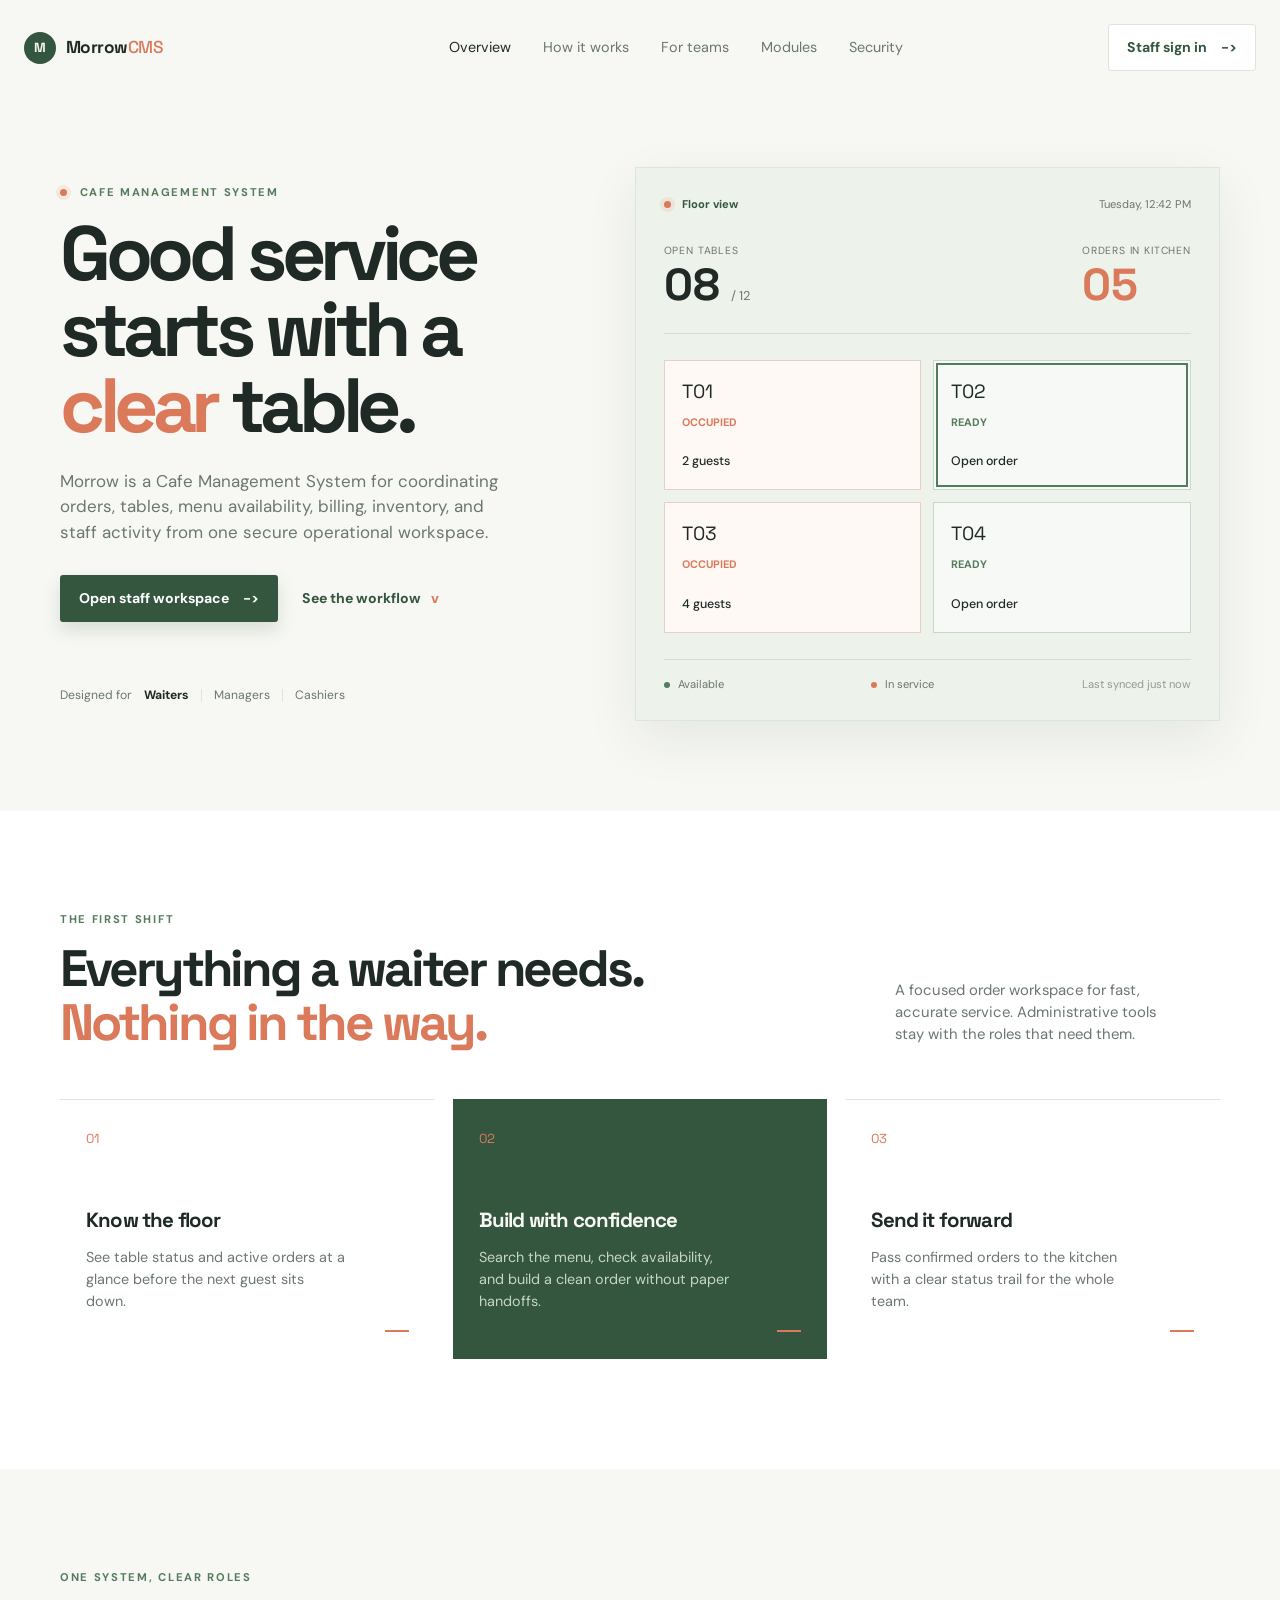
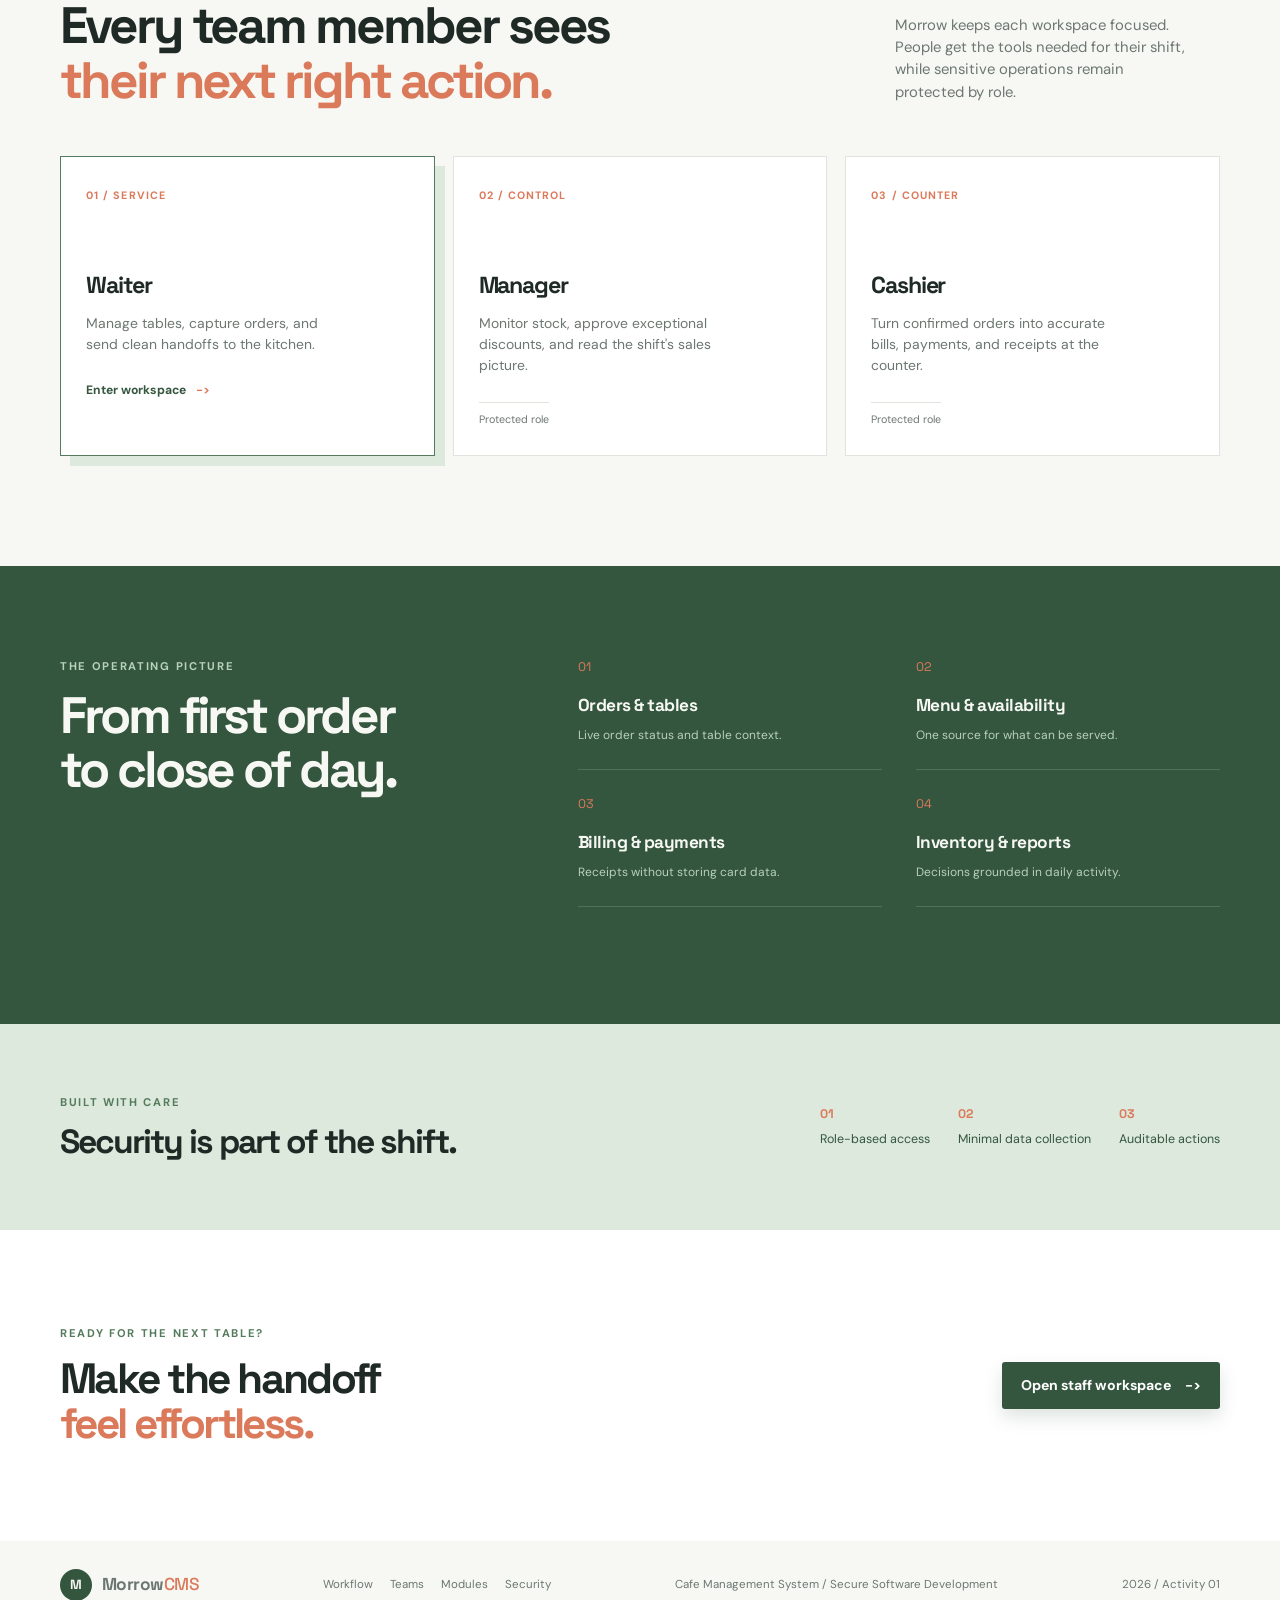
<file: frontend/index.html>
<!doctype html>
<html lang="en">
<head>
  <meta charset="UTF-8">
  <meta name="viewport" content="width=device-width, initial-scale=1.0">
  <meta name="description" content="Morrow Cafe Management System - a secure, simple workspace for cafe teams.">
  <title>Morrow CMS | Cafe operations, made clear</title>
  <link rel="preconnect" href="https://fonts.googleapis.com">
  <link rel="preconnect" href="https://fonts.gstatic.com" crossorigin>
  <link href="https://fonts.googleapis.com/css2?family=DM+Sans:wght@400;500;600;700&family=Space+Grotesk:wght@500;600;700&display=swap" rel="stylesheet">
  <link rel="stylesheet" href="styles.css">
</head>
<body class="landing-page">
  <header class="site-header">
    <a class="brand" href="index.html"><span class="brand-mark">M</span><span>Morrow<span class="brand-muted">CMS</span></span></a>
    <nav class="main-nav" aria-label="Primary navigation">
      <a class="nav-link active" href="index.html">Overview</a>
      <a class="nav-link" href="#how-it-works">How it works</a>
      <a class="nav-link" href="#roles">For teams</a>
      <a class="nav-link" href="#modules">Modules</a>
      <a class="nav-link" href="#security">Security</a>
    </nav>
    <a class="button button-quiet" href="login.html">Staff sign in <span aria-hidden="true">-&gt;</span></a>
  </header>

  <main>
    <section class="hero section-wrap">
      <div class="hero-copy reveal">
        <p class="eyebrow"><span class="status-dot"></span> Cafe Management System</p>
        <h1>Good service starts with a <em>clear</em> table.</h1>
        <p class="hero-text">Morrow is a Cafe Management System for coordinating orders, tables, menu availability, billing, inventory, and staff activity from one secure operational workspace.</p>
        <div class="hero-actions">
          <a class="button button-primary" href="login.html">Open staff workspace <span aria-hidden="true">-&gt;</span></a>
          <a class="text-link" href="#how-it-works">See the workflow <span aria-hidden="true">v</span></a>
        </div>
        <div class="trust-line"><span>Designed for</span><strong>Waiters</strong><span class="divider"></span><span>Managers</span><span class="divider"></span><span>Cashiers</span></div>
      </div>
      <div class="hero-visual reveal reveal-delay" aria-label="Preview of the waiter order workspace">
        <div class="visual-topline"><span class="live-label"><span class="status-dot"></span> Floor view</span><span>Tuesday, 12:42 PM</span></div>
        <div class="floor-summary"><div><span class="small-label">Open tables</span><strong>08 <small>/ 12</small></strong></div><div class="summary-accent"><span class="small-label">Orders in kitchen</span><strong>05</strong></div></div>
        <div class="table-grid">
          <div class="table-card occupied"><span class="table-number">T01</span><span class="table-state">Occupied</span><strong>2 guests</strong></div>
          <div class="table-card open selected-table"><span class="table-number">T02</span><span class="table-state">Ready</span><strong>Open order</strong></div>
          <div class="table-card occupied"><span class="table-number">T03</span><span class="table-state">Occupied</span><strong>4 guests</strong></div>
          <div class="table-card open"><span class="table-number">T04</span><span class="table-state">Ready</span><strong>Open order</strong></div>
        </div>
        <div class="visual-footer"><span><span class="mini-dot green"></span> Available</span><span><span class="mini-dot orange"></span> In service</span><span class="sync-label">Last synced just now</span></div>
      </div>
    </section>

    <section class="feature-band" id="how-it-works">
      <div class="section-wrap section-heading"><div><p class="eyebrow">The first shift</p><h2>Everything a waiter needs.<br><em>Nothing in the way.</em></h2></div><p class="section-intro">A focused order workspace for fast, accurate service. Administrative tools stay with the roles that need them.</p></div>
      <div class="section-wrap feature-grid">
        <article class="feature-card"><span class="feature-index">01</span><h3>Know the floor</h3><p>See table status and active orders at a glance before the next guest sits down.</p><span class="feature-line"></span></article>
        <article class="feature-card feature-card-highlight"><span class="feature-index">02</span><h3>Build with confidence</h3><p>Search the menu, check availability, and build a clean order without paper handoffs.</p><span class="feature-line"></span></article>
        <article class="feature-card"><span class="feature-index">03</span><h3>Send it forward</h3><p>Pass confirmed orders to the kitchen with a clear status trail for the whole team.</p><span class="feature-line"></span></article>
      </div>
    </section>

    <section class="roles-band" id="roles">
      <div class="section-wrap section-heading"><div><p class="eyebrow">One system, clear roles</p><h2>Every team member sees<br><em>their next right action.</em></h2></div><p class="section-intro">Morrow keeps each workspace focused. People get the tools needed for their shift, while sensitive operations remain protected by role.</p></div>
      <div class="section-wrap roles-grid">
        <article class="role-card role-card-primary"><span class="role-number">01 / SERVICE</span><h3>Waiter</h3><p>Manage tables, capture orders, and send clean handoffs to the kitchen.</p><a href="login.html" class="role-link">Enter workspace <span aria-hidden="true">-&gt;</span></a></article>
        <article class="role-card"><span class="role-number">02 / CONTROL</span><h3>Manager</h3><p>Monitor stock, approve exceptional discounts, and read the shift's sales picture.</p><span class="role-lock">Protected role</span></article>
        <article class="role-card"><span class="role-number">03 / COUNTER</span><h3>Cashier</h3><p>Turn confirmed orders into accurate bills, payments, and receipts at the counter.</p><span class="role-lock">Protected role</span></article>
      </div>
    </section>

    <section class="module-strip" id="modules">
      <div class="section-wrap module-inner"><div><p class="eyebrow">The operating picture</p><h2>From first order<br>to close of day.</h2></div><div class="module-list"><div><span>01</span><strong>Orders & tables</strong><p>Live order status and table context.</p></div><div><span>02</span><strong>Menu & availability</strong><p>One source for what can be served.</p></div><div><span>03</span><strong>Billing & payments</strong><p>Receipts without storing card data.</p></div><div><span>04</span><strong>Inventory & reports</strong><p>Decisions grounded in daily activity.</p></div></div></div>
    </section>

    <section class="security-strip" id="security"><div class="section-wrap security-inner"><div><p class="eyebrow">Built with care</p><h2>Security is part of the shift.</h2></div><div class="security-points"><span><strong>01</strong> Role-based access</span><span><strong>02</strong> Minimal data collection</span><span><strong>03</strong> Auditable actions</span></div></div></section>
    <section class="final-cta"><div class="section-wrap final-cta-inner"><div><p class="eyebrow">Ready for the next table?</p><h2>Make the handoff<br><em>feel effortless.</em></h2></div><a class="button button-primary" href="login.html">Open staff workspace <span aria-hidden="true">-&gt;</span></a></div></section>
  </main>

  <footer class="site-footer section-wrap"><a class="brand" href="index.html"><span class="brand-mark">M</span><span>Morrow<span class="brand-muted">CMS</span></span></a><nav class="footer-nav" aria-label="Footer navigation"><a href="#how-it-works">Workflow</a><a href="#roles">Teams</a><a href="#modules">Modules</a><a href="#security">Security</a></nav><span>Cafe Management System / Secure Software Development</span><span>2026 / Activity 01</span></footer>
</body>
</html>
</file>
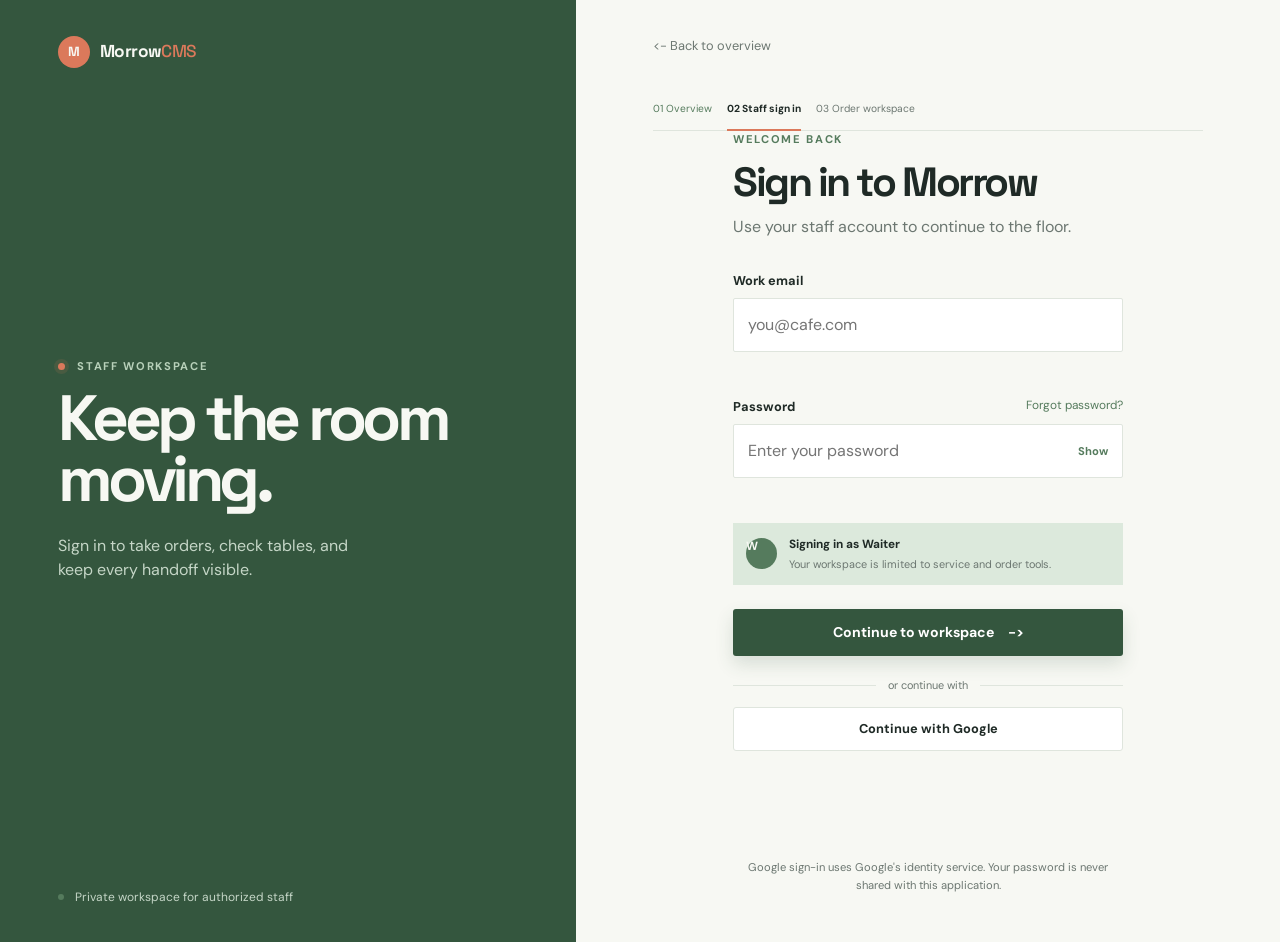
<file: frontend/dashboard.html>
<!doctype html>
<html lang="en">
<head>
  <meta charset="UTF-8">
  <meta name="viewport" content="width=device-width, initial-scale=1.0">
  <meta name="description" content="Morrow waiter order workspace for tables, menu items, and kitchen handoffs.">
  <title>Order Workspace | Morrow CMS</title>
  <link rel="preconnect" href="https://fonts.googleapis.com">
  <link rel="preconnect" href="https://fonts.gstatic.com" crossorigin>
  <link href="https://fonts.googleapis.com/css2?family=DM+Sans:wght@400;500;600;700&family=Space+Grotesk:wght@500;600;700&display=swap" rel="stylesheet">
  <link rel="stylesheet" href="styles.css">
</head>
<body class="workspace-page">
  <div class="workspace-shell">
    <aside class="workspace-sidebar">
      <a class="brand" href="index.html"><span class="brand-mark">M</span><span>Morrow<span class="brand-muted">CMS</span></span></a>
      <div class="sidebar-role"><span class="avatar">MS</span><span><strong>Maria Shah</strong><small>Waiter</small></span><span class="presence-dot"></span></div>
      <nav class="workspace-nav" aria-label="Workspace navigation">
        <a class="workspace-nav-item active" href="dashboard.html"><span class="nav-icon">+</span> Take an order</a>
        <a class="workspace-nav-item muted-nav" href="#"><span class="nav-icon">[]</span> My tables</a>
        <a class="workspace-nav-item muted-nav" href="#"><span class="nav-icon">~</span> Shift notes</a>
      </nav>
      <div class="sidebar-bottom">
        <div class="shift-card"><span class="small-label">Current shift</span><strong>12:00 - 20:00</strong><span><span class="mini-dot green"></span> On floor</span></div>
        <a class="signout-link" id="signout-link" href="index.html">Sign out <span aria-hidden="true">-&gt;</span></a>
      </div>
    </aside>
    <main class="workspace-main">
      <header class="workspace-header">
        <div><p class="eyebrow">Waiter workspace / Tuesday, September 30, 2026</p><h1>Good afternoon, Maria.</h1></div>
        <div class="header-actions"><span class="live-label"><span class="status-dot"></span> Service is live</span><button class="icon-button" type="button" aria-label="Notifications">!</button></div>
      </header>
      <div class="workspace-content">
        <section class="table-section" aria-labelledby="floor-title">
          <div class="content-heading"><div><p class="eyebrow">Your floor</p><h2 id="floor-title">Choose a table</h2></div><span class="muted-text">4 of 12 active</span></div>
          <div class="workspace-tables">
            <button class="floor-table occupied" data-table="T01"><span>T01</span><small>2 guests</small><em>In service</em></button>
            <button class="floor-table selected" data-table="T02"><span>T02</span><small>New table</small><em>Ready</em></button>
            <button class="floor-table occupied" data-table="T03"><span>T03</span><small>4 guests</small><em>In service</em></button>
            <button class="floor-table" data-table="T04"><span>T04</span><small>New table</small><em>Ready</em></button>
          </div>
        </section>
        <section class="order-section" aria-labelledby="order-title">
          <div class="content-heading"><div><p class="eyebrow">New order <span class="order-table-label">/ T02</span></p><h2 id="order-title">Build the order</h2></div><span class="order-status"><span class="mini-dot green"></span> Draft</span></div>
          <div class="order-context">
            <div class="context-field"><span class="context-label">Order type</span><strong>Dine in</strong><small>Table service</small></div>
            <label class="context-field" for="guest-count"><span class="context-label">Guests</span><select id="guest-count"><option>1 guest</option><option selected>2 guests</option><option>3 guests</option><option>4 guests</option><option>5+ guests</option></select><small>Update as the party arrives</small></label>
            <div class="context-field context-security"><span class="mini-dot green"></span><span><strong>Minimal guest data</strong><small>No personal details required</small></span></div>
          </div>
          <div class="order-builder">
            <div class="menu-panel">
              <div class="menu-tools">
                <div class="search-box"><span aria-hidden="true">/</span><input id="menu-search" type="search" placeholder="Search menu" aria-label="Search menu"></div>
                <div class="category-tabs" role="tablist" aria-label="Menu categories"><button class="category-tab active" data-category="All" role="tab">All</button><button class="category-tab" data-category="Coffee" role="tab">Coffee</button><button class="category-tab" data-category="Food" role="tab">Food</button><button class="category-tab" data-category="Cold" role="tab">Cold</button></div>
              </div>
              <div class="menu-list" id="menu-list">
                <button class="menu-item" data-category="Coffee" data-name="Flat White" data-price="4.50"><span class="menu-item-mark coffee-mark">FW</span><span class="menu-item-text"><strong>Flat White</strong><small>Double espresso, steamed milk</small></span><span class="menu-price">$4.50</span></button>
                <button class="menu-item" data-category="Coffee" data-name="Citrus Cold Brew" data-price="5.00"><span class="menu-item-mark cold-mark">CB</span><span class="menu-item-text"><strong>Citrus Cold Brew</strong><small>Cold brew, orange, tonic</small></span><span class="menu-price">$5.00</span></button>
                <button class="menu-item" data-category="Food" data-name="Rosemary Toastie" data-price="8.50"><span class="menu-item-mark food-mark">RT</span><span class="menu-item-text"><strong>Rosemary Toastie</strong><small>Sourdough, cheddar, herbs</small></span><span class="menu-price">$8.50</span></button>
                <button class="menu-item" data-category="Food" data-name="Market Grain Bowl" data-price="11.00"><span class="menu-item-mark food-mark">GB</span><span class="menu-item-text"><strong>Market Grain Bowl</strong><small>Roasted vegetables, tahini</small></span><span class="menu-price">$11.00</span></button>
                <button class="menu-item" data-category="Cold" data-name="House Lemonade" data-price="3.50"><span class="menu-item-mark cold-mark">HL</span><span class="menu-item-text"><strong>House Lemonade</strong><small>Lemon, mint, sparkling water</small></span><span class="menu-price">$3.50</span></button>
                <button class="menu-item unavailable" data-category="Food" data-name="Seasonal Tart" data-price="6.00" disabled><span class="menu-item-mark food-mark">ST</span><span class="menu-item-text"><strong>Seasonal Tart</strong><small>Temporarily unavailable</small></span><span class="menu-price">Sold out</span></button>
              </div>
              <div class="menu-empty" id="menu-empty" hidden><strong>No menu items found</strong><span>Try another search or category.</span></div>
            </div>
            <aside class="order-panel" aria-label="Current order">
              <div class="order-panel-heading"><span>Your order</span><span class="item-count" id="item-count">0 items</span></div>
              <div class="order-items" id="order-items"><div class="empty-order"><span class="empty-icon">+</span><strong>Your order is empty</strong><span>Add an item from the menu to get started.</span></div></div>
              <div class="order-note"><div class="note-heading"><label for="order-note">Kitchen note</label><span id="note-count">0 / 120</span></div><textarea id="order-note" maxlength="120" placeholder="Allergies or preparation details"></textarea></div>
              <div class="order-summary"><div><span>Subtotal</span><strong id="subtotal">$0.00</strong></div><div><span>Service charge <small>5%</small></span><strong id="service-charge">$0.00</strong></div><div class="total-row"><span>Total</span><strong id="order-total">$0.00</strong></div><div class="order-actions"><button class="button button-secondary" id="clear-order" type="button" disabled>Clear</button><button class="button button-primary" id="send-order" type="button" disabled>Send to kitchen <span aria-hidden="true">-&gt;</span></button></div><button class="save-draft" id="save-draft" type="button" disabled>Save draft for later</button><p class="order-helper">Review the order before sending. Kitchen notes are shared with authorized staff.</p></div>
            </aside>
          </div>
        </section>
      </div>
    </main>
  </div>
  <div class="toast" id="toast" role="status" aria-live="polite"></div>
  <div class="confirm-backdrop" id="confirm-modal" hidden>
    <div class="confirm-modal" role="dialog" aria-modal="true" aria-labelledby="confirm-title">
      <span class="confirm-mark">!</span>
      <h2 id="confirm-title">Send this order to the kitchen?</h2>
      <p id="confirm-copy">The kitchen will start preparing the items for this table.</p>
      <div class="confirm-actions"><button class="button button-secondary" id="cancel-send" type="button">Review order</button><button class="button button-primary" id="confirm-send" type="button">Confirm handoff <span aria-hidden="true">-&gt;</span></button></div>
    </div>
  </div>
  <script src="app.js"></script>
</body>
</html>
</file>
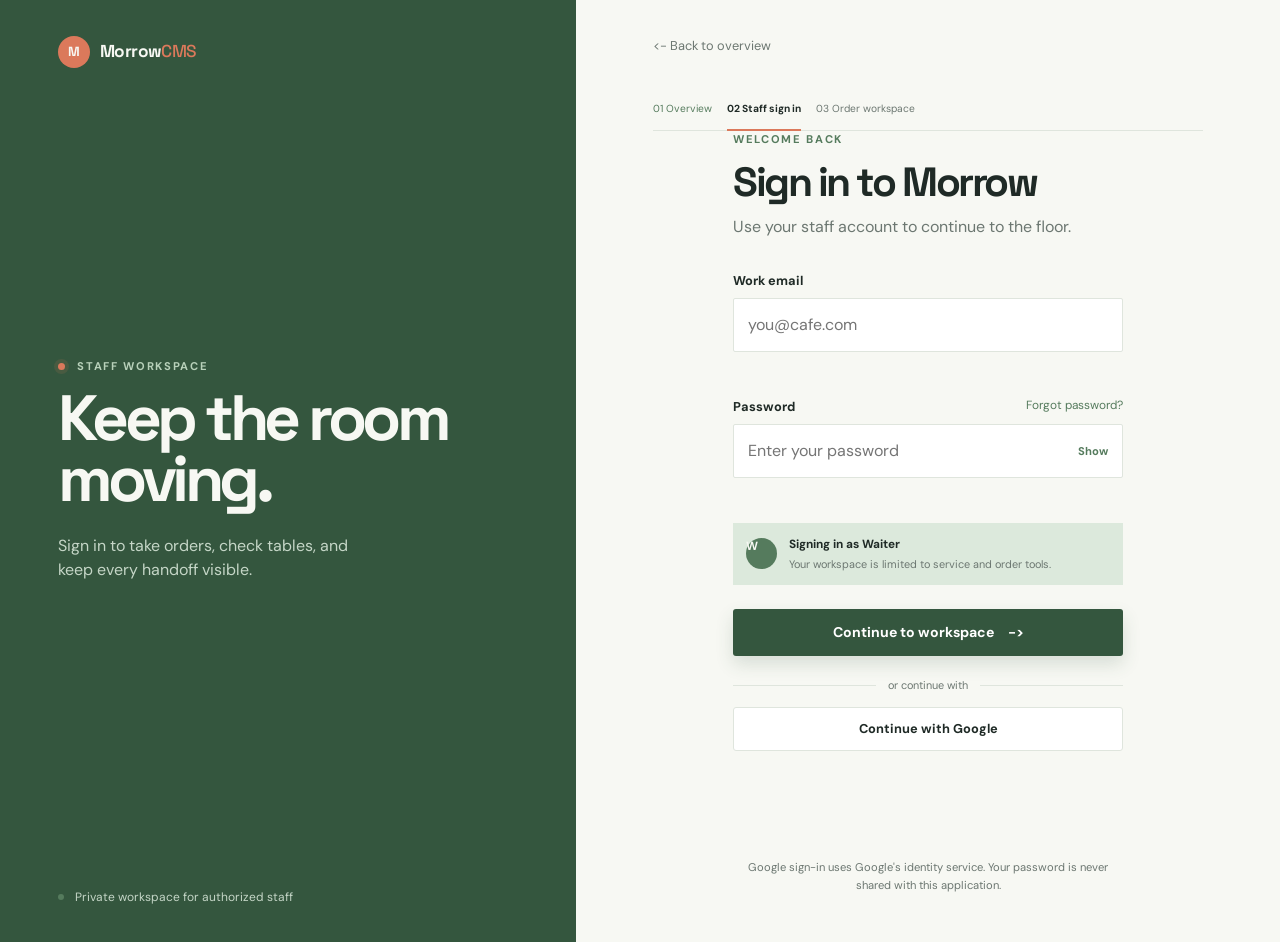
<file: frontend/login.html>
<!doctype html>
<html lang="en">
<head>
  <meta charset="UTF-8">
  <meta name="viewport" content="width=device-width, initial-scale=1.0">
  <meta name="description" content="Sign in to the Morrow Cafe Management System staff workspace.">
  <title>Sign in | Morrow CMS</title>
  <link rel="preconnect" href="https://fonts.googleapis.com">
  <link rel="preconnect" href="https://fonts.gstatic.com" crossorigin>
  <link href="https://fonts.googleapis.com/css2?family=DM+Sans:wght@400;500;600;700&family=Space+Grotesk:wght@500;600;700&display=swap" rel="stylesheet">
  <link rel="stylesheet" href="styles.css">
  <script src="https://accounts.google.com/gsi/client" defer></script>
</head>
<body class="auth-page">
  <main class="auth-layout">
    <section class="auth-aside"><a class="brand" href="index.html"><span class="brand-mark">M</span><span>Morrow<span class="brand-muted">CMS</span></span></a><div class="aside-message"><p class="eyebrow"><span class="status-dot"></span> Staff workspace</p><h1>Keep the room moving.</h1><p>Sign in to take orders, check tables, and keep every handoff visible.</p></div><div class="aside-note"><span class="mini-dot green"></span><span>Private workspace for authorized staff</span></div></section>
    <section class="auth-panel"><a class="back-link" href="index.html"><span aria-hidden="true">&lt;-</span> Back to overview</a><nav class="auth-progress" aria-label="Sign-in progress"><span class="complete">01 Overview</span><span class="active">02 Staff sign in</span><span>03 Order workspace</span></nav><div class="auth-form-wrap"><div class="form-heading"><p class="eyebrow">Welcome back</p><h2>Sign in to Morrow</h2><p>Use your staff account to continue to the floor.</p></div><form id="login-form" novalidate><div class="field-group"><label for="email">Work email</label><input id="email" name="email" type="email" autocomplete="username" placeholder="you@cafe.com" required><span class="field-error" id="email-error"></span></div><div class="field-group"><div class="label-row"><label for="password">Password</label><a href="#" class="small-link" id="forgot-link">Forgot password?</a></div><div class="password-wrap"><input id="password" name="password" type="password" autocomplete="current-password" placeholder="Enter your password" minlength="6" required><button type="button" class="password-toggle" id="password-toggle" aria-label="Show password">Show</button></div><span class="field-error" id="password-error"></span></div><div class="role-note"><span class="role-icon">W</span><div><strong>Signing in as Waiter</strong><span>Your workspace is limited to service and order tools.</span></div></div><button class="button button-primary button-full" type="submit">Continue to workspace <span aria-hidden="true">-&gt;</span></button><div class="auth-divider"><span>or continue with</span></div><div id="google-signin" class="google-signin"></div><p class="form-status" id="login-status" role="status" aria-live="polite"></p><p class="form-status" id="google-status" role="status" aria-live="polite"></p></form><p class="auth-footnote">Google sign-in uses Google's identity service. Your password is never shared with this application.</p></div></section>
  </main>
  <script src="config.js"></script>
  <script src="app.js"></script>
</body>
</html>
</file>
<file: frontend/styles.css>
:root {
  --ink: #1f2a26;
  --muted: #6c7771;
  --paper: #f7f8f3;
  --white: #ffffff;
  --line: #dfe5dd;
  --leaf: #557b5d;
  --leaf-dark: #34563e;
  --sage: #dce9dc;
  --coral: #db795b;
  --amber: #e5b35e;
  --shadow: 0 18px 50px rgba(31, 42, 38, 0.08);
}
* { box-sizing: border-box; }
html { scroll-behavior: smooth; }
body { margin: 0; color: var(--ink); background: var(--paper); font-family: "DM Sans", sans-serif; line-height: 1.5; }
a { color: inherit; text-decoration: none; }
button, input { font: inherit; }
button { cursor: pointer; }
.brand { display: inline-flex; align-items: center; gap: 10px; font-family: "Space Grotesk", sans-serif; font-size: 1.08rem; font-weight: 700; letter-spacing: -0.03em; }
.brand-mark { display: grid; place-items: center; width: 32px; height: 32px; color: var(--paper); background: var(--leaf-dark); border-radius: 50%; font-size: 0.83rem; }
.brand-muted { color: var(--coral); font-weight: 500; }
.section-wrap { width: min(1160px, calc(100% - 48px)); margin: 0 auto; }
.site-header { display: flex; align-items: center; justify-content: space-between; width: min(1280px, calc(100% - 48px)); margin: 0 auto; padding: 24px 0; }
.main-nav { display: flex; gap: 32px; margin-left: 80px; }
.nav-link { color: var(--muted); font-size: 0.9rem; transition: color 0.2s ease; }
.nav-link:hover, .nav-link.active { color: var(--ink); }
.button { display: inline-flex; align-items: center; justify-content: center; gap: 14px; border: 1px solid transparent; border-radius: 3px; padding: 12px 18px; font-size: 0.88rem; font-weight: 700; transition: transform 0.2s ease, background 0.2s ease, box-shadow 0.2s ease; }
.button:hover { transform: translateY(-2px); }
.button-primary { color: #fff; background: var(--leaf-dark); box-shadow: 0 8px 18px rgba(52, 86, 62, 0.16); }
.button-primary:hover { background: var(--leaf); }
.button-quiet { color: var(--leaf-dark); border-color: var(--line); background: var(--white); }
.button-full { width: 100%; }
.eyebrow { margin: 0 0 14px; color: var(--leaf); font-size: 0.7rem; font-weight: 700; letter-spacing: 0.15em; text-transform: uppercase; }
.status-dot { display: inline-block; width: 7px; height: 7px; margin-right: 8px; border-radius: 50%; background: var(--coral); box-shadow: 0 0 0 4px rgba(219, 121, 91, 0.12); }
.hero { display: grid; grid-template-columns: 0.92fr 1.08fr; gap: 76px; align-items: center; min-height: 650px; padding: 72px 0 90px; }
.hero h1 { max-width: 600px; margin: 0; font-family: "Space Grotesk", sans-serif; font-size: clamp(3.4rem, 6vw, 5.7rem); line-height: 0.99; letter-spacing: -0.07em; }
.hero h1 em, h2 em { color: var(--coral); font-style: normal; }
.hero-text { max-width: 440px; margin: 26px 0 30px; color: var(--muted); font-size: 1.06rem; }
.hero-actions { display: flex; align-items: center; gap: 24px; }
.text-link { color: var(--leaf-dark); font-size: 0.88rem; font-weight: 700; }
.text-link span { display: inline-block; margin-left: 7px; color: var(--coral); }
.trust-line { display: flex; align-items: center; gap: 12px; margin-top: 64px; color: var(--muted); font-size: 0.76rem; }
.trust-line strong { color: var(--ink); }
.divider { width: 1px; height: 13px; background: var(--line); }
.hero-visual { padding: 28px; background: #edf2ea; border: 1px solid #dce6d9; box-shadow: var(--shadow); transform: rotate(1.5deg); }
.visual-topline, .visual-footer, .floor-summary { display: flex; align-items: center; justify-content: space-between; }
.visual-topline, .visual-footer { color: var(--muted); font-size: 0.7rem; }
.live-label { color: var(--leaf-dark); font-weight: 700; }
.floor-summary { padding: 30px 0 26px; border-bottom: 1px solid #d4dfd1; }
.floor-summary strong { display: block; margin-top: 4px; font-family: "Space Grotesk", sans-serif; font-size: 2.8rem; line-height: 1; }
.floor-summary strong small { color: var(--muted); font-family: "DM Sans", sans-serif; font-size: 0.8rem; font-weight: 400; }
.summary-accent { color: var(--coral); }
.small-label { display: block; color: var(--muted); font-size: 0.65rem; letter-spacing: 0.08em; text-transform: uppercase; }
.table-grid { display: grid; grid-template-columns: repeat(2, 1fr); gap: 12px; padding: 26px 0; }
.table-card { min-height: 118px; padding: 17px; border: 1px solid #cad8c8; background: rgba(255,255,255,0.55); }
.table-card.occupied { border-color: #e9cfc3; background: #fff9f5; }
.table-card.selected-table { outline: 2px solid var(--leaf); outline-offset: -5px; }
.table-number { display: block; font-family: "Space Grotesk", sans-serif; font-size: 1.2rem; }
.table-state { display: block; margin: 7px 0 18px; color: var(--leaf); font-size: 0.68rem; font-weight: 700; text-transform: uppercase; }
.occupied .table-state { color: var(--coral); }
.table-card strong { font-size: 0.78rem; font-weight: 500; }
.visual-footer { padding-top: 16px; border-top: 1px solid #d4dfd1; }
.mini-dot { display: inline-block; width: 6px; height: 6px; margin-right: 5px; border-radius: 50%; background: var(--coral); }
.mini-dot.green { background: var(--leaf); }
.sync-label { opacity: 0.7; }
.feature-band { padding: 100px 0 110px; background: #fff; }
.section-heading { display: flex; align-items: end; justify-content: space-between; margin-bottom: 48px; }
h2 { margin: 0; font-family: "Space Grotesk", sans-serif; font-size: clamp(2.25rem, 4vw, 3.65rem); line-height: 1.06; letter-spacing: -0.06em; }
.section-intro { max-width: 290px; margin: 0 3% 5px 40px; color: var(--muted); font-size: 0.93rem; }
.feature-grid { display: grid; grid-template-columns: repeat(3, 1fr); gap: 18px; }
.feature-card { min-height: 260px; padding: 26px; border-top: 1px solid var(--line); position: relative; }
.feature-card-highlight { color: var(--paper); background: var(--leaf-dark); border-color: var(--leaf-dark); }
.feature-index { color: var(--coral); font-family: "Space Grotesk", sans-serif; font-size: 0.82rem; }
.feature-card h3 { margin: 55px 0 12px; font-family: "Space Grotesk", sans-serif; font-size: 1.28rem; letter-spacing: -0.04em; }
.feature-card p { max-width: 260px; margin: 0; color: var(--muted); font-size: 0.9rem; }
.feature-card-highlight p { color: #c5d6c7; }
.feature-line { position: absolute; right: 26px; bottom: 27px; width: 24px; height: 2px; background: var(--coral); }
.roles-band { padding: 100px 0 110px; background: var(--paper); }
.roles-grid { display: grid; grid-template-columns: repeat(3, 1fr); gap: 18px; }
.role-card { min-height: 285px; padding: 25px; border: 1px solid var(--line); background: var(--white); }
.role-card-primary { border-color: var(--leaf); box-shadow: 10px 10px 0 var(--sage); }
.role-number { color: var(--coral); font-size: 0.67rem; font-weight: 700; letter-spacing: 0.1em; }
.role-card h3 { margin: 62px 0 10px; font-family: "Space Grotesk", sans-serif; font-size: 1.45rem; letter-spacing: -0.05em; }
.role-card p { max-width: 255px; margin: 0; color: var(--muted); font-size: 0.87rem; }
.role-link { display: inline-flex; gap: 10px; margin-top: 26px; color: var(--leaf-dark); font-size: 0.76rem; font-weight: 700; }
.role-link span { color: var(--coral); }
.role-lock { display: inline-block; margin-top: 27px; padding-top: 8px; border-top: 1px solid var(--line); color: var(--muted); font-size: 0.67rem; }
.module-strip { padding: 92px 0; color: var(--paper); background: var(--leaf-dark); }
.module-inner { display: grid; grid-template-columns: 0.8fr 1.2fr; gap: 90px; align-items: start; }
.module-inner .eyebrow { color: #b8d1ba; }
.module-list { display: grid; grid-template-columns: repeat(2, 1fr); gap: 0 34px; }
.module-list > div { padding: 0 0 25px; margin-bottom: 25px; border-bottom: 1px solid rgba(255,255,255,0.15); }
.module-list span { display: block; margin-bottom: 16px; color: var(--coral); font-family: "Space Grotesk", sans-serif; font-size: 0.78rem; }
.module-list strong { font-family: "Space Grotesk", sans-serif; font-size: 1.08rem; letter-spacing: -0.03em; }
.module-list p { margin: 7px 0 0; color: #b8d1ba; font-size: 0.75rem; }
.security-strip { padding: 70px 0; background: var(--sage); }
.security-inner { display: flex; align-items: center; justify-content: space-between; }
.security-inner h2 { font-size: 2.1rem; }
.security-points { display: flex; gap: 28px; color: var(--leaf-dark); font-size: 0.78rem; }
.security-points strong { display: block; margin-bottom: 6px; color: var(--coral); font-family: "Space Grotesk", sans-serif; }
.final-cta { padding: 95px 0; background: #fff; }
.final-cta-inner { display: flex; align-items: center; justify-content: space-between; }
.final-cta h2 { font-size: 2.65rem; }
.site-footer { display: flex; align-items: center; justify-content: space-between; gap: 20px; padding: 28px 0; color: var(--muted); font-size: 0.72rem; }
.footer-nav { display: flex; gap: 17px; }
.footer-nav a:hover { color: var(--ink); }
.reveal { animation: reveal 0.8s ease both; }
.reveal-delay { animation-delay: 0.16s; }
@keyframes reveal { from { opacity: 0; transform: translateY(15px); } to { opacity: 1; transform: translateY(0); } }
.auth-page { min-height: 100vh; background: var(--paper); }
.auth-layout { display: grid; grid-template-columns: 0.9fr 1.1fr; min-height: 100vh; }
.auth-aside { display: flex; flex-direction: column; padding: 36px 10%; color: var(--paper); background: var(--leaf-dark); }
.auth-aside .brand { color: var(--paper); }
.auth-aside .brand-mark { background: var(--coral); }
.aside-message { max-width: 390px; margin: auto 0; }
.aside-message .eyebrow { color: #b8d1ba; }
.aside-message h1 { margin: 0; font-family: "Space Grotesk", sans-serif; font-size: clamp(3.1rem, 5vw, 5.1rem); line-height: 0.95; letter-spacing: -0.07em; }
.aside-message p:last-child { max-width: 300px; margin-top: 24px; color: #c5d6c7; }
.aside-note { display: flex; align-items: center; gap: 6px; color: #c5d6c7; font-size: 0.75rem; }
.auth-panel { display: flex; flex-direction: column; padding: 36px 11%; }
.back-link { align-self: flex-start; color: var(--muted); font-size: 0.8rem; }
.auth-progress { display: flex; gap: 15px; margin: 46px 0 0; padding-bottom: 13px; border-bottom: 1px solid var(--line); color: var(--muted); font-size: 0.64rem; }
.auth-progress span { position: relative; }
.auth-progress .complete { color: var(--leaf); }
.auth-progress .active { color: var(--ink); font-weight: 700; }
.auth-progress .active::after { position: absolute; right: 0; bottom: -14px; left: 0; height: 2px; content: ""; background: var(--coral); }
.auth-form-wrap { width: min(390px, 100%); margin: auto; }
.form-heading { margin-bottom: 32px; }
.form-heading h2 { font-size: 2.55rem; }
.form-heading p:last-child { margin: 10px 0 0; color: var(--muted); }
.field-group { margin-bottom: 22px; }
.field-group label { display: block; margin-bottom: 8px; font-size: 0.8rem; font-weight: 700; }
.label-row { display: flex; justify-content: space-between; }
.small-link { color: var(--leaf); font-size: 0.74rem; }
.field-group input { width: 100%; border: 1px solid var(--line); border-radius: 2px; outline: 0; padding: 14px; color: var(--ink); background: var(--white); transition: border 0.2s ease, box-shadow 0.2s ease; }
.field-group input:focus { border-color: var(--leaf); box-shadow: 0 0 0 3px rgba(85,123,93,0.12); }
.field-group input.invalid { border-color: var(--coral); }
.password-wrap { position: relative; }
.password-wrap input { padding-right: 65px; }
.password-toggle { position: absolute; top: 50%; right: 12px; border: 0; padding: 3px; color: var(--leaf); background: transparent; font-size: 0.7rem; font-weight: 700; transform: translateY(-50%); }
.field-error { display: block; min-height: 18px; margin-top: 5px; color: var(--coral); font-size: 0.7rem; }
.role-note { display: flex; gap: 12px; align-items: center; margin: 8px 0 24px; padding: 13px; background: var(--sage); }
.role-icon { display: grid; place-items: center; width: 31px; height: 31px; color: var(--paper); background: var(--leaf); border-radius: 50%; font-size: 0.72rem; font-weight: 700; }
.role-note strong, .role-note span { display: block; font-size: 0.74rem; }
.role-note span:last-child { margin-top: 2px; color: var(--muted); font-size: 0.68rem; }
.form-status { min-height: 22px; margin: 14px 0 0; color: var(--leaf-dark); font-size: 0.8rem; text-align: center; }
.form-status.error { color: var(--coral); }
.auth-divider { display: flex; align-items: center; gap: 12px; margin: 21px 0 14px; color: var(--muted); font-size: 0.68rem; }
.auth-divider::before, .auth-divider::after { content: ""; flex: 1; height: 1px; background: var(--line); }
.google-signin { display: flex; justify-content: center; min-height: 40px; }
.google-fallback { width: 100%; border: 1px solid var(--line); border-radius: 3px; padding: 11px; color: var(--ink); background: var(--white); font-size: 0.8rem; font-weight: 700; }
.google-fallback:hover { border-color: var(--leaf); background: #f6faf4; }
.auth-footnote { margin-top: 36px; color: var(--muted); font-size: 0.7rem; line-height: 1.6; text-align: center; }
.workspace-page { min-height: 100vh; background: #f3f6f1; }
.workspace-shell { display: grid; grid-template-columns: 235px 1fr; min-height: 100vh; }
.workspace-sidebar { display: flex; flex-direction: column; padding: 27px 20px; background: var(--leaf-dark); color: var(--paper); }
.workspace-sidebar .brand { margin: 0 10px; }
.workspace-sidebar .brand-mark { background: var(--coral); }
.sidebar-role { display: flex; align-items: center; gap: 9px; margin: 68px 10px 38px; }
.avatar { display: grid; place-items: center; width: 34px; height: 34px; border-radius: 50%; color: var(--leaf-dark); background: #bdd4bf; font-size: 0.68rem; font-weight: 700; }
.sidebar-role strong, .sidebar-role small { display: block; }
.sidebar-role strong { font-size: 0.73rem; }
.sidebar-role small { margin-top: 2px; color: #b8d1ba; font-size: 0.67rem; }
.presence-dot { width: 6px; height: 6px; margin-left: auto; border-radius: 50%; background: #88c98f; }
.workspace-nav { display: grid; gap: 8px; }
.workspace-nav-item { display: flex; align-items: center; gap: 13px; padding: 12px 10px; border-radius: 2px; color: #b8d1ba; font-size: 0.78rem; }
.workspace-nav-item.active { color: var(--paper); background: rgba(255,255,255,0.1); }
.muted-nav { opacity: 0.72; }
.nav-icon { width: 18px; color: var(--coral); font-family: "Space Grotesk", sans-serif; font-size: 1.1rem; text-align: center; }
.sidebar-bottom { margin-top: auto; }
.shift-card { margin: 0 0 27px; padding: 17px; border: 1px solid rgba(255,255,255,0.13); }
.shift-card strong { display: block; margin: 7px 0 13px; font-family: "Space Grotesk", sans-serif; font-size: 0.9rem; }
.shift-card > span:last-child { color: #b8d1ba; font-size: 0.68rem; }
.signout-link { display: flex; justify-content: space-between; padding: 0 10px; color: #b8d1ba; font-size: 0.75rem; }
.workspace-main { min-width: 0; }
.workspace-header { display: flex; align-items: end; justify-content: space-between; padding: 40px 5% 30px; border-bottom: 1px solid var(--line); background: var(--paper); }
.workspace-header h1 { margin: 0; font-family: "Space Grotesk", sans-serif; font-size: 2.1rem; letter-spacing: -0.06em; }
.header-actions { display: flex; align-items: center; gap: 20px; }
.icon-button { width: 31px; height: 31px; border: 1px solid var(--line); border-radius: 50%; color: var(--leaf-dark); background: var(--white); font-weight: 700; }
.workspace-content { width: min(1230px, 90%); margin: 0 auto; padding: 36px 0 60px; }
.content-heading { display: flex; align-items: end; justify-content: space-between; margin-bottom: 20px; }
.content-heading h2 { font-size: 1.7rem; }
.muted-text { color: var(--muted); font-size: 0.75rem; }
.workspace-tables { display: grid; grid-template-columns: repeat(4, 1fr); gap: 12px; margin-bottom: 52px; }
.floor-table { display: flex; flex-direction: column; align-items: flex-start; min-height: 122px; padding: 17px; border: 1px solid #c8d9c8; border-radius: 2px; color: var(--ink); background: var(--white); text-align: left; transition: border 0.2s ease, transform 0.2s ease; }
.floor-table:hover { transform: translateY(-2px); border-color: var(--leaf); }
.floor-table.selected { border: 2px solid var(--leaf); background: #eff6ed; }
.floor-table.occupied { border-color: #e6cbc0; background: #fff9f6; }
.floor-table span { font-family: "Space Grotesk", sans-serif; font-size: 1.18rem; }
.floor-table small { margin-top: 16px; color: var(--muted); font-size: 0.72rem; }
.floor-table em { margin-top: 5px; color: var(--leaf); font-size: 0.65rem; font-style: normal; font-weight: 700; text-transform: uppercase; }
.floor-table.occupied em { color: var(--coral); }
.order-table-label { color: var(--coral); }
.order-status { color: var(--muted); font-size: 0.72rem; }
.order-context { display: grid; grid-template-columns: 1fr 1fr 1.35fr; gap: 1px; margin-bottom: 18px; border: 1px solid var(--line); background: var(--line); }
.context-field { min-height: 79px; padding: 14px 16px; background: var(--white); }
.context-field strong, .context-field small { display: block; }
.context-field strong { margin-top: 6px; font-size: 0.77rem; }
.context-field small { margin-top: 4px; color: var(--muted); font-size: 0.63rem; }
.context-label { color: var(--muted); font-size: 0.64rem; letter-spacing: 0.08em; text-transform: uppercase; }
.context-field select { display: block; margin-top: 5px; border: 0; outline: 0; color: var(--ink); background: transparent; font-size: 0.77rem; font-weight: 700; }
.context-security { display: flex; align-items: center; gap: 6px; }
.context-security strong { margin-top: 0; }
.context-security small { margin-top: 3px; }
.order-builder { display: grid; grid-template-columns: 1fr 320px; gap: 18px; align-items: start; }
.menu-panel, .order-panel { border: 1px solid var(--line); background: var(--white); }
.menu-tools { padding: 17px; border-bottom: 1px solid var(--line); }
.search-box { display: flex; align-items: center; gap: 10px; border: 1px solid var(--line); padding: 0 12px; color: var(--muted); }
.search-box input { width: 100%; border: 0; outline: 0; padding: 11px 0; color: var(--ink); background: transparent; font-size: 0.8rem; }
.category-tabs { display: flex; gap: 18px; margin-top: 18px; }
.category-tab { border: 0; padding: 0 0 7px; color: var(--muted); background: transparent; font-size: 0.72rem; }
.category-tab.active { color: var(--leaf-dark); border-bottom: 2px solid var(--coral); font-weight: 700; }
.menu-list { display: grid; grid-template-columns: repeat(2, 1fr); gap: 1px; background: var(--line); }
.menu-empty { display: flex; flex-direction: column; align-items: center; justify-content: center; min-height: 155px; padding: 20px; color: var(--muted); background: var(--white); text-align: center; }
.menu-empty strong { color: var(--ink); font-size: 0.78rem; }
.menu-empty span { margin-top: 5px; font-size: 0.68rem; }
.menu-item { display: flex; align-items: center; gap: 11px; min-width: 0; border: 0; padding: 15px; color: var(--ink); background: var(--white); text-align: left; }
.menu-item:hover:not(:disabled) { background: #f5f9f3; }
.menu-item:disabled { cursor: not-allowed; opacity: 0.5; }
.menu-item-mark { display: grid; place-items: center; flex: 0 0 auto; width: 35px; height: 35px; color: var(--leaf-dark); background: var(--sage); border-radius: 50%; font-size: 0.62rem; font-weight: 700; }
.cold-mark { color: #7b6652; background: #f0e4cd; }
.food-mark { color: #9d5f4b; background: #f6ddd3; }
.menu-item-text { min-width: 0; }
.menu-item-text strong, .menu-item-text small { display: block; overflow: hidden; text-overflow: ellipsis; white-space: nowrap; }
.menu-item-text strong { font-size: 0.75rem; }
.menu-item-text small { margin-top: 3px; color: var(--muted); font-size: 0.63rem; }
.menu-price { margin-left: auto; color: var(--leaf-dark); font-size: 0.7rem; font-weight: 700; white-space: nowrap; }
.order-panel-heading { display: flex; justify-content: space-between; padding: 17px; border-bottom: 1px solid var(--line); font-size: 0.78rem; font-weight: 700; }
.item-count { color: var(--muted); font-size: 0.68rem; font-weight: 400; }
.order-items { min-height: 185px; max-height: 270px; overflow: auto; padding: 12px 17px; }
.empty-order { display: flex; flex-direction: column; align-items: center; justify-content: center; min-height: 160px; color: var(--muted); text-align: center; }
.empty-icon { display: grid; place-items: center; width: 34px; height: 34px; margin-bottom: 12px; border: 1px dashed var(--leaf); color: var(--leaf); border-radius: 50%; font-size: 1.2rem; }
.empty-order strong { color: var(--ink); font-size: 0.75rem; }
.empty-order span:last-child { max-width: 150px; margin-top: 4px; font-size: 0.65rem; }
.order-line { display: grid; grid-template-columns: 1fr auto; gap: 5px; padding: 11px 0; border-bottom: 1px solid #edf0eb; }
.order-line-main { min-width: 0; }
.order-line strong, .order-line small { display: block; }
.order-line strong { overflow: hidden; text-overflow: ellipsis; white-space: nowrap; font-size: 0.72rem; }
.order-line small { margin-top: 3px; color: var(--muted); font-size: 0.64rem; }
.order-line-price { font-size: 0.72rem; }
.quantity-control { display: flex; align-items: center; gap: 8px; margin-top: 7px; }
.quantity-control button { display: grid; place-items: center; width: 20px; height: 20px; border: 1px solid var(--line); color: var(--leaf-dark); background: var(--paper); font-size: 0.8rem; }
.quantity-control span { min-width: 12px; color: var(--muted); font-size: 0.65rem; text-align: center; }
.remove-item { border: 0; padding: 0; color: var(--coral); background: transparent; font-size: 0.63rem; }
.order-note { padding: 13px 17px; border-top: 1px solid var(--line); }
.note-heading { display: flex; justify-content: space-between; margin-bottom: 7px; color: var(--muted); font-size: 0.65rem; }
.note-heading label { color: var(--ink); font-size: 0.7rem; font-weight: 700; }
.order-note textarea { display: block; width: 100%; min-height: 53px; resize: vertical; border: 1px solid var(--line); outline: 0; padding: 9px; color: var(--ink); background: var(--paper); font-size: 0.68rem; }
.order-note textarea:focus { border-color: var(--leaf); box-shadow: 0 0 0 3px rgba(85,123,93,0.1); }
.order-summary { padding: 17px; border-top: 1px solid var(--line); }
.order-summary > div { display: flex; justify-content: space-between; margin-bottom: 8px; color: var(--muted); font-size: 0.7rem; }
.order-summary > div strong { color: var(--ink); font-weight: 600; }
.order-summary small { color: var(--leaf); }
.order-summary .total-row { margin: 17px 0; padding-top: 14px; border-top: 1px solid var(--line); color: var(--ink); font-size: 0.85rem; }
.order-summary .total-row strong { font-family: "Space Grotesk", sans-serif; font-size: 1.15rem; }
.order-summary .button:disabled { cursor: not-allowed; opacity: 0.45; transform: none; }
.order-actions { display: grid; grid-template-columns: 76px 1fr; gap: 8px; margin-top: 17px; }
.button-secondary { border-color: var(--line); color: var(--leaf-dark); background: var(--paper); }
.button-secondary:hover { background: var(--sage); }
.save-draft { width: 100%; margin-top: 9px; border: 0; padding: 5px; color: var(--leaf); background: transparent; font-size: 0.68rem; font-weight: 700; }
.save-draft:disabled { cursor: not-allowed; color: var(--muted); opacity: 0.55; }
.order-helper { margin: 10px 0 0; color: var(--muted); font-size: 0.63rem; text-align: center; }
.toast { position: fixed; right: 24px; bottom: 24px; z-index: 3; max-width: 310px; padding: 14px 17px; color: #fff; background: var(--leaf-dark); box-shadow: var(--shadow); font-size: 0.76rem; opacity: 0; pointer-events: none; transform: translateY(10px); transition: opacity 0.25s ease, transform 0.25s ease; }
.toast.show { opacity: 1; transform: translateY(0); }
.confirm-backdrop { position: fixed; inset: 0; z-index: 4; display: grid; place-items: center; padding: 24px; background: rgba(31, 42, 38, 0.38); }
.confirm-backdrop[hidden] { display: none; }
.confirm-modal { width: min(420px, 100%); padding: 27px; border: 1px solid var(--line); background: var(--white); box-shadow: 0 22px 65px rgba(31,42,38,0.2); }
.confirm-mark { display: grid; place-items: center; width: 32px; height: 32px; color: var(--paper); background: var(--coral); border-radius: 50%; font-weight: 700; }
.confirm-modal h2 { margin-top: 20px; font-size: 1.55rem; letter-spacing: -0.05em; }
.confirm-modal p { margin: 10px 0 24px; color: var(--muted); font-size: 0.82rem; }
.confirm-actions { display: grid; grid-template-columns: 1fr 1fr; gap: 9px; }
@media (max-width: 900px) { .hero { grid-template-columns: 1fr; gap: 45px; padding-top: 55px; } .hero-visual { max-width: 620px; } .main-nav { margin-left: 0; } .section-heading, .security-inner { align-items: flex-start; flex-direction: column; gap: 24px; } .section-intro { margin: 0; } .security-points { flex-wrap: wrap; } .roles-grid { grid-template-columns: 1fr 1fr; } .role-card-primary { grid-row: span 2; } .module-inner { grid-template-columns: 1fr; gap: 45px; } .workspace-shell { grid-template-columns: 185px 1fr; } .order-builder { grid-template-columns: 1fr; } }
@media (max-width: 650px) { .section-wrap, .site-header { width: min(100% - 32px, 1160px); } .site-header { flex-wrap: wrap; gap: 18px; } .main-nav { order: 3; width: 100%; justify-content: flex-start; overflow-x: auto; gap: 17px; } .nav-link { white-space: nowrap; } .site-header .button { padding: 9px 11px; font-size: 0.75rem; } .hero { min-height: auto; padding: 60px 0 75px; } .hero h1 { font-size: 3.45rem; } .trust-line { flex-wrap: wrap; margin-top: 45px; } .hero-visual { padding: 18px; transform: none; } .feature-band, .roles-band { padding: 70px 0; } .feature-grid, .roles-grid { grid-template-columns: 1fr; } .role-card-primary { grid-row: auto; } .role-card { min-height: 220px; } .role-card h3 { margin-top: 35px; } .module-strip { padding: 70px 0; } .module-list { grid-template-columns: 1fr; } .final-cta { padding: 70px 0; } .final-cta-inner { align-items: flex-start; flex-direction: column; gap: 28px; } .final-cta h2 { font-size: 2.2rem; } .feature-card { min-height: 205px; } .feature-card h3 { margin-top: 36px; } .site-footer { align-items: flex-start; flex-direction: column; gap: 13px; } .footer-nav { flex-wrap: wrap; } .auth-layout { grid-template-columns: 1fr; } .auth-aside { min-height: 310px; padding: 25px 24px; } .aside-message { margin: 65px 0 35px; } .aside-message h1 { font-size: 3.3rem; } .auth-panel { min-height: 590px; padding: 25px 24px; } .auth-progress { margin-top: 32px; gap: 9px; font-size: 0.59rem; } .auth-form-wrap { margin: 65px auto auto; } .workspace-shell { display: block; } .workspace-sidebar { min-height: auto; padding: 17px 16px; } .sidebar-role { margin: 23px 10px 15px; } .workspace-nav { display: none; } .sidebar-bottom { display: none; } .workspace-header { align-items: flex-start; flex-direction: column; gap: 20px; padding: 28px 20px 24px; } .workspace-header h1 { font-size: 1.72rem; } .workspace-content { width: calc(100% - 32px); padding-top: 26px; } .workspace-tables { grid-template-columns: repeat(2, 1fr); margin-bottom: 35px; } .order-context { grid-template-columns: 1fr 1fr; } .context-security { grid-column: span 2; } .menu-list { grid-template-columns: 1fr; } .content-heading h2 { font-size: 1.45rem; } .category-tabs { gap: 13px; justify-content: space-between; } .toast { right: 16px; bottom: 16px; left: 16px; max-width: none; } }
</file>
